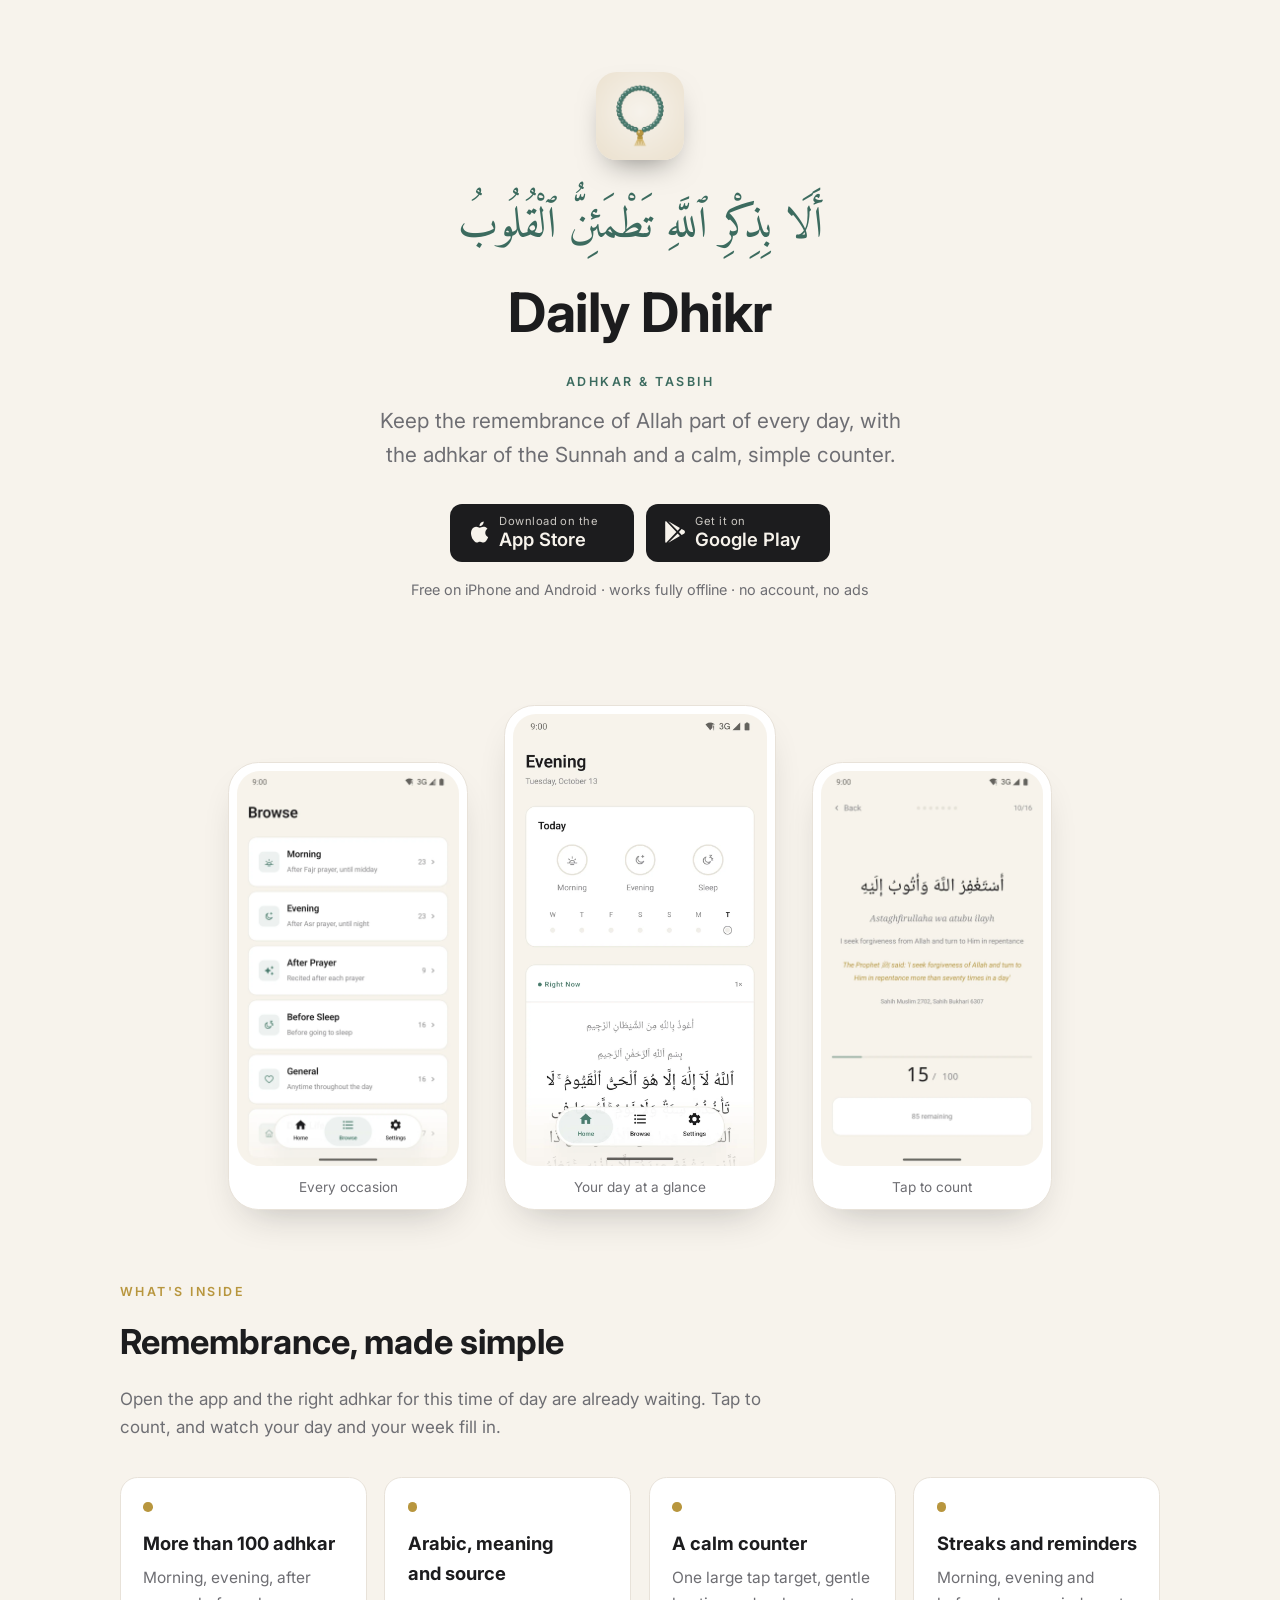
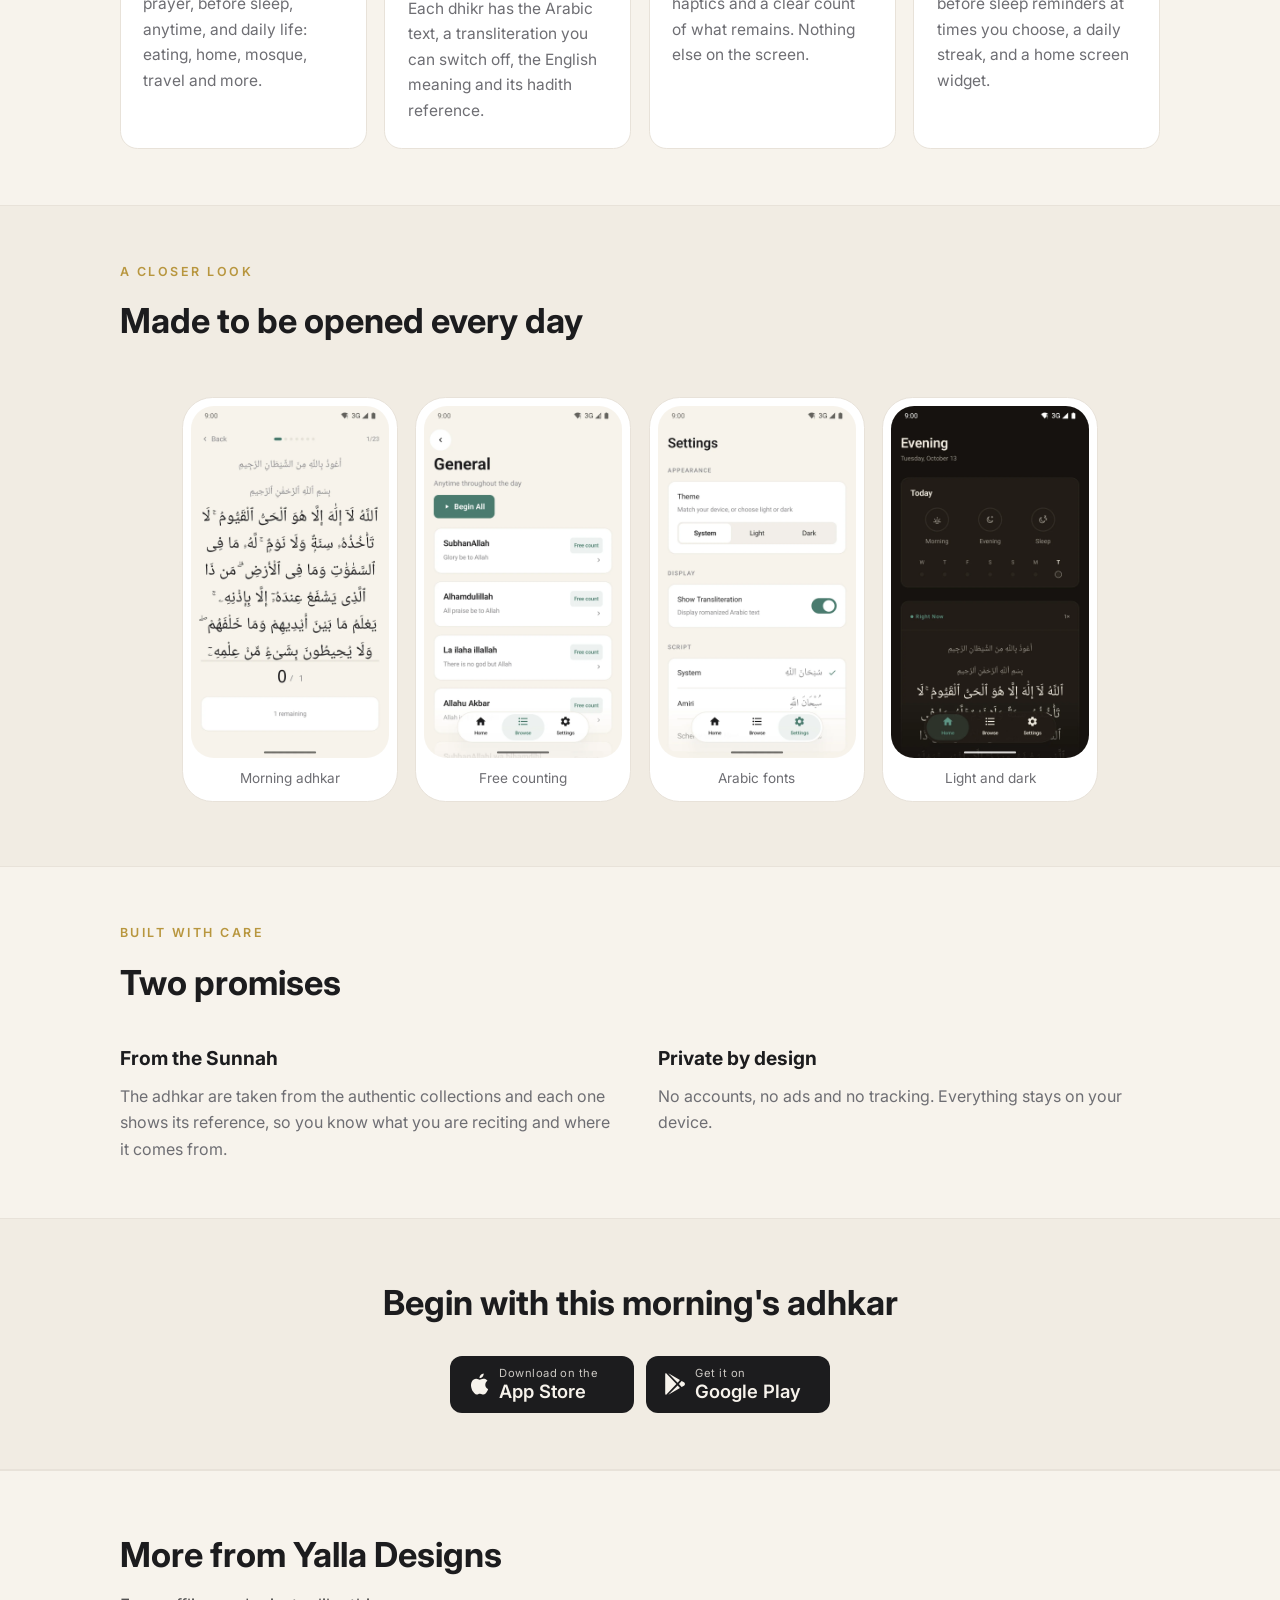
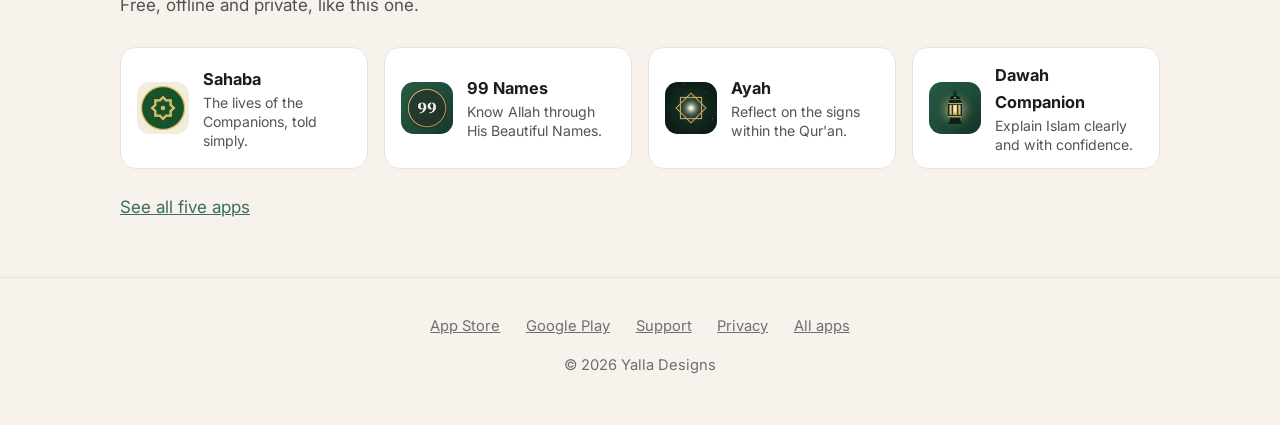
<file: index.html>
<!DOCTYPE html>
<html lang="en">
<head>
<meta charset="utf-8">
<meta name="viewport" content="width=device-width, initial-scale=1">
<title>Daily Dhikr: Adhkar &amp; Tasbih</title>
<meta name="description" content="Morning and evening adhkar, a tap to count tasbih, gentle reminders and a daily streak. Fully offline, no ads, no tracking.">
<meta name="theme-color" content="#4A7C6F">
<link rel="canonical" href="https://ahussein17-aa.github.io/daily-dhikr-site/">
<meta property="og:type" content="website">
<meta property="og:title" content="Daily Dhikr: Adhkar &amp; Tasbih">
<meta property="og:description" content="Morning, evening and sleep adhkar, with a daily streak.">
<meta property="og:url" content="https://ahussein17-aa.github.io/daily-dhikr-site/">
<meta property="og:image" content="https://ahussein17-aa.github.io/daily-dhikr-site/icons/dailydhikr.png">
<link rel="icon" href="icons/dailydhikr.png">
<link rel="stylesheet" href="https://fonts.googleapis.com/css2?family=Inter:wght@400;500;600;700&family=Amiri:wght@400;700&display=swap">
<style>
  :root { --bg:#F7F3EC;--ink:#1C1C1E;--soft:#6E6E73;--card:#FFFFFF;--line:#E8E2D9;--band:#F1ECE3;--accent:#3C6B5F;--gold:#B8963E;--hero-bg:#F7F3EC;--hero-ink:#1C1C1E;--hero-soft:#6E6E73;--hero-accent:#3C6B5F;--shadow:0 18px 40px -20px rgba(28,28,30,.3);--yd-badge-bg:#1C1C1E;--yd-badge-fg:#F7F3EC;--yd-line:#E8E2D9;--yd-card:#FFFFFF; --head:Inter, -apple-system, "Segoe UI", sans-serif; --head-weight:700; --body:Inter, -apple-system, "Segoe UI", sans-serif; }
  @media (prefers-color-scheme: dark) { :root { --bg:#15120E;--ink:#F0EADD;--soft:#9C948A;--card:#211C16;--line:#332E26;--band:#1A1611;--accent:#7FB3A4;--gold:#D0A94F;--hero-bg:#15120E;--hero-ink:#F0EADD;--hero-soft:#9C948A;--hero-accent:#7FB3A4;--shadow:0 18px 40px -18px rgba(0,0,0,.7);--yd-badge-bg:#F0EADD;--yd-badge-fg:#15120E;--yd-line:#332E26;--yd-card:#211C16; } }
  .hero {  }

  * { box-sizing: border-box; }
  body { margin: 0; background: var(--bg); color: var(--ink); font-family: var(--body); font-size: 1.0625rem; line-height: 1.65; -webkit-font-smoothing: antialiased; }
  h1, h2, h3 { font-family: var(--head); font-weight: var(--head-weight); text-wrap: balance; margin: 0; }
  p { margin: 0; }
  a { color: var(--accent); }
  .wrap { max-width: 68rem; margin: 0 auto; padding: 0 1.5rem; }

  .hero { padding: 4.5rem 0 3.5rem; text-align: center; background: var(--hero-bg); color: var(--hero-ink); }
  .hero .icon { width: 5.5rem; height: 5.5rem; border-radius: 1.3rem; box-shadow: 0 14px 30px -14px rgba(0,0,0,0.5); margin-bottom: 1.5rem; }
  .hero .arabic { font-family: Amiri, serif; font-size: clamp(1.9rem, 5vw, 2.7rem); line-height: 1.6; color: var(--hero-accent); margin-bottom: 0.4rem; }
  .hero h1 { font-size: clamp(2.2rem, 5.5vw, 3.4rem); letter-spacing: -0.01em; margin-bottom: 0.9rem; }
  .hero .tagline { font-size: clamp(1.1rem, 2.2vw, 1.3rem); color: var(--hero-soft); max-width: 34rem; margin: 0 auto 2rem; }
  .hero .note { font-size: 0.9rem; color: var(--hero-soft); margin-top: 1rem; }

  .screens { display: flex; justify-content: center; align-items: flex-end; gap: clamp(0.9rem, 3vw, 2.25rem); padding: 3rem 1.5rem 1rem; flex-wrap: wrap; }
  figure.phone { margin: 0; border: 1px solid var(--line); border-radius: 1.9rem; padding: 0.5rem; background: var(--card); box-shadow: var(--shadow); width: min(15rem, 76vw); }
  figure.phone.tall { width: min(17rem, 82vw); }
  .phone img { display: block; width: 100%; height: auto; border-radius: 1.45rem; }
  .phone figcaption { text-align: center; font-size: 0.85rem; color: var(--soft); padding: 0.6rem 0 0.2rem; }
  @media (max-width: 40rem) {
    .screens { flex-wrap: nowrap; overflow-x: auto; justify-content: flex-start; align-items: flex-start; scroll-snap-type: x mandatory; padding-bottom: 1.5rem; }
    .screens figure.phone, .screens figure.phone.tall { flex: none; width: 64vw; scroll-snap-align: center; }
  }

  .section { padding: 3.5rem 0; }
  .eyebrow { font-size: 0.78rem; letter-spacing: 0.2em; text-transform: uppercase; color: var(--gold); font-weight: 600; margin-bottom: 0.7rem; }
  .section h2, .yd-more h2 { font-size: clamp(1.6rem, 3.4vw, 2.15rem); margin-bottom: 0.9rem; }
  .lede { color: var(--soft); max-width: 42rem; }
  .features { display: grid; grid-template-columns: repeat(auto-fit, minmax(14rem, 1fr)); gap: 1.1rem; margin-top: 2.25rem; }
  .feature { background: var(--card); border: 1px solid var(--line); border-radius: 1.1rem; padding: 1.5rem 1.4rem; }
  .feature h3 { font-size: 1.15rem; margin-bottom: 0.45rem; }
  .feature p { font-size: 0.97rem; color: var(--soft); }
  .feature .dot { width: 0.6rem; height: 0.6rem; border-radius: 50%; background: var(--gold); margin-bottom: 1rem; }

  .band { background: var(--band); border-top: 1px solid var(--line); border-bottom: 1px solid var(--line); }
  .strip { display: flex; gap: 1.1rem; overflow-x: auto; padding: 2rem 1.5rem 0.5rem; scroll-snap-type: x mandatory; }
  .strip figure.phone { flex: none; scroll-snap-align: center; width: min(13.5rem, 62vw); box-shadow: none; }
  @media (min-width: 60rem) { .strip { justify-content: center; } }

  .promise { display: grid; grid-template-columns: repeat(auto-fit, minmax(17rem, 1fr)); gap: 2.25rem; margin-top: 2rem; }
  .promise h3 { font-size: 1.2rem; margin-bottom: 0.5rem; }
  .promise p { color: var(--soft); font-size: 1rem; }

  .cta { text-align: center; }
  .cta h2 { margin-bottom: 1.5rem; }

  footer { border-top: 1px solid var(--line); padding: 2.25rem 0 3rem; text-align: center; color: var(--soft); font-size: 0.92rem; }
  footer .links { display: flex; flex-wrap: wrap; justify-content: center; gap: 0.5rem 1.6rem; margin-bottom: 0.9rem; }
  footer a { color: var(--soft); }

  .yd-badges { display: flex; flex-wrap: wrap; justify-content: center; gap: 0.75rem; }
  .yd-badge {
    display: inline-flex; align-items: center; gap: 0.65rem; min-width: 11.5rem;
    background: var(--yd-badge-bg, #1c1c1e); color: var(--yd-badge-fg, #fff);
    border: 1px solid var(--yd-badge-border, transparent);
    border-radius: 0.75rem; padding: 0.6rem 1.25rem 0.65rem 1rem;
    text-decoration: none; transition: transform 0.15s ease;
  }
  a.yd-badge:hover { transform: translateY(-2px); }
  .yd-badge svg { flex: none; }
  .yd-lines { text-align: left; line-height: 1.2; }
  .yd-small { display: block; font-size: 0.7rem; letter-spacing: 0.04em; opacity: 0.8; }
  .yd-big { display: block; font-size: 1.15rem; font-weight: 600; }
  .yd-soon { background: transparent; color: var(--yd-soon-fg, currentColor); border: 1px dashed var(--yd-soon-border, currentColor); opacity: 0.7; }
  @media (prefers-reduced-motion: reduce) { .yd-badge { transition: none; } }

  .yd-more { padding: 3.5rem 0; border-top: 1px solid var(--yd-line, rgba(128,128,128,0.25)); }
  .yd-more .yd-wrap { max-width: 68rem; margin: 0 auto; padding: 0 1.5rem; }
  .yd-more h2 { margin: 0 0 0.4rem; }
  .yd-more .yd-sub { margin: 0 0 1.75rem; opacity: 0.75; }
  .yd-grid { display: grid; grid-template-columns: repeat(auto-fit, minmax(15rem, 1fr)); gap: 1rem; }
  .yd-app {
    display: flex; align-items: center; gap: 0.9rem; padding: 0.9rem 1rem;
    border: 1px solid var(--yd-line, rgba(128,128,128,0.25)); border-radius: 1rem;
    background: var(--yd-card, transparent); color: inherit; text-decoration: none;
  }
  .yd-app:hover { border-color: currentColor; }
  .yd-app img { width: 3.25rem; height: 3.25rem; border-radius: 0.8rem; flex: none; }
  .yd-app b { display: block; font-size: 1.02rem; }
  .yd-app span { display: block; font-size: 0.88rem; opacity: 0.75; line-height: 1.35; }
  .yd-all { display: inline-block; margin-top: 1.5rem; }

</style>
</head>
<body>

<header class="hero">
  <div class="wrap">
    <img class="icon" src="icons/dailydhikr.png" alt="Daily Dhikr app icon" width="88" height="88">
    <p class="arabic" lang="ar" dir="rtl">أَلَا بِذِكْرِ ٱللَّهِ تَطْمَئِنُّ ٱلْقُلُوبُ</p>
    <h1>Daily Dhikr</h1>
    <p class="eyebrow" style="color:var(--hero-accent)">Adhkar &amp; Tasbih</p>
    <p class="tagline">Keep the remembrance of Allah part of every day, with the adhkar of the Sunnah and a calm, simple counter.</p>
    <div class="yd-badges"><a class="yd-badge" href="https://apps.apple.com/app/id6817398522"><svg width="22" height="26" viewBox="0 0 26 30" fill="currentColor" aria-hidden="true"><path d="M21.6 15.9c0-3.1 2.5-4.6 2.6-4.7-1.4-2.1-3.7-2.4-4.5-2.4-1.9-.2-3.7 1.1-4.7 1.1-1 0-2.5-1.1-4.1-1.1-2.1 0-4 1.2-5.1 3.1-2.2 3.8-.6 9.3 1.6 12.4 1 1.5 2.3 3.1 3.9 3.1 1.6-.1 2.2-1 4.1-1 1.9 0 2.4 1 4.1 1 1.7 0 2.8-1.5 3.8-3 1.2-1.7 1.7-3.4 1.7-3.5-.1 0-3.4-1.3-3.4-5zM18.4 6.3c.9-1 1.4-2.4 1.3-3.8-1.2.1-2.7.8-3.6 1.8-.8.9-1.5 2.3-1.3 3.7 1.4.1 2.7-.7 3.6-1.7z"/></svg><span class="yd-lines"><span class="yd-small">Download on the</span><span class="yd-big">App Store</span></span></a><a class="yd-badge" href="https://play.google.com/store/apps/details?id=com.yalladesigns.dailydhikr"><svg width="22" height="24" viewBox="0 0 24 26" fill="currentColor" aria-hidden="true"><path d="M3.2 1.1c-.5.3-.8.9-.8 1.600v20.600c0 .7.3 1.300.8 1.600L14.600 13 3.200 1.100zM16 11.500 5.800 1.300l12.700 7.300L16 11.500zM16 14.500l2.500 2.900L5.800 24.700 16 14.500zM20.300 9.700l2.600 1.500c1.400.8 1.400 2.800 0 3.600l-2.600 1.500L17.400 13l2.900-3.300z"/></svg><span class="yd-lines"><span class="yd-small">Get it on</span><span class="yd-big">Google Play</span></span></a></div>
    <p class="note">Free on iPhone and Android · works fully offline · no account, no ads</p>
  </div>
</header>

<section class="screens" aria-label="App screenshots"><figure class="phone"><img src="shots/03-browse.webp" alt="Every occasion" width="480" height="853" loading="lazy"><figcaption>Every occasion</figcaption></figure><figure class="phone tall"><img src="shots/01-home.webp" alt="Your day at a glance" width="480" height="853" loading="lazy"><figcaption>Your day at a glance</figcaption></figure><figure class="phone"><img src="shots/02-counter.webp" alt="Tap to count" width="480" height="853" loading="lazy"><figcaption>Tap to count</figcaption></figure></section>

<section class="section">
  <div class="wrap">
    <p class="eyebrow">What&#x27;s inside</p>
    <h2>Remembrance, made simple</h2>
    <p class="lede">Open the app and the right adhkar for this time of day are already waiting. Tap to count, and watch your day and your week fill in.</p>
    <div class="features"><div class="feature"><div class="dot"></div><h3>More than 100 adhkar</h3><p>Morning, evening, after prayer, before sleep, anytime, and daily life: eating, home, mosque, travel and more.</p></div><div class="feature"><div class="dot"></div><h3>Arabic, meaning and source</h3><p>Each dhikr has the Arabic text, a transliteration you can switch off, the English meaning and its hadith reference.</p></div><div class="feature"><div class="dot"></div><h3>A calm counter</h3><p>One large tap target, gentle haptics and a clear count of what remains. Nothing else on the screen.</p></div><div class="feature"><div class="dot"></div><h3>Streaks and reminders</h3><p>Morning, evening and before sleep reminders at times you choose, a daily streak, and a home screen widget.</p></div></div>
  </div>
</section>

<section class="section band">
  <div class="wrap">
    <p class="eyebrow">A closer look</p>
    <h2>Made to be opened every day</h2>
  </div>
  <div class="strip" aria-label="More screenshots"><figure class="phone"><img src="shots/05-morning-adhkar.webp" alt="Morning adhkar" width="480" height="853" loading="lazy"><figcaption>Morning adhkar</figcaption></figure><figure class="phone"><img src="shots/04-category.webp" alt="Free counting" width="480" height="853" loading="lazy"><figcaption>Free counting</figcaption></figure><figure class="phone"><img src="shots/06-settings.webp" alt="Arabic fonts" width="480" height="853" loading="lazy"><figcaption>Arabic fonts</figcaption></figure><figure class="phone"><img src="shots/07-home-dark.webp" alt="Light and dark" width="480" height="853" loading="lazy"><figcaption>Light and dark</figcaption></figure></div>
</section>

<section class="section">
  <div class="wrap">
    <p class="eyebrow">Built with care</p>
    <h2>Two promises</h2>
    <div class="promise"><div><h3>From the Sunnah</h3><p>The adhkar are taken from the authentic collections and each one shows its reference, so you know what you are reciting and where it comes from.</p></div><div><h3>Private by design</h3><p>No accounts, no ads and no tracking. Everything stays on your device.</p></div></div>
  </div>
</section>

<section class="section band cta">
  <div class="wrap">
    <h2>Begin with this morning&#x27;s adhkar</h2>
    <div class="yd-badges"><a class="yd-badge" href="https://apps.apple.com/app/id6817398522"><svg width="22" height="26" viewBox="0 0 26 30" fill="currentColor" aria-hidden="true"><path d="M21.6 15.9c0-3.1 2.5-4.6 2.6-4.7-1.4-2.1-3.7-2.4-4.5-2.4-1.9-.2-3.7 1.1-4.7 1.1-1 0-2.5-1.1-4.1-1.1-2.1 0-4 1.2-5.1 3.1-2.2 3.8-.6 9.3 1.6 12.4 1 1.5 2.3 3.1 3.9 3.1 1.6-.1 2.2-1 4.1-1 1.9 0 2.4 1 4.1 1 1.7 0 2.8-1.5 3.8-3 1.2-1.7 1.7-3.4 1.7-3.5-.1 0-3.4-1.3-3.4-5zM18.4 6.3c.9-1 1.4-2.4 1.3-3.8-1.2.1-2.7.8-3.6 1.8-.8.9-1.5 2.3-1.3 3.7 1.4.1 2.7-.7 3.6-1.7z"/></svg><span class="yd-lines"><span class="yd-small">Download on the</span><span class="yd-big">App Store</span></span></a><a class="yd-badge" href="https://play.google.com/store/apps/details?id=com.yalladesigns.dailydhikr"><svg width="22" height="24" viewBox="0 0 24 26" fill="currentColor" aria-hidden="true"><path d="M3.2 1.1c-.5.3-.8.9-.8 1.600v20.600c0 .7.3 1.300.8 1.600L14.600 13 3.200 1.100zM16 11.500 5.800 1.300l12.700 7.300L16 11.500zM16 14.500l2.500 2.900L5.800 24.700 16 14.500zM20.300 9.700l2.600 1.500c1.400.8 1.400 2.800 0 3.600l-2.600 1.500L17.400 13l2.900-3.300z"/></svg><span class="yd-lines"><span class="yd-small">Get it on</span><span class="yd-big">Google Play</span></span></a></div>
  </div>
</section>

<section class="yd-more" id="more-apps"><div class="yd-wrap"><h2>More from Yalla Designs</h2><p class="yd-sub">Free, offline and private, like this one.</p><div class="yd-grid"><a class="yd-app" href="https://ahussein17-aa.github.io/sahaba-site/"><img src="icons/sahaba.png" alt="" width="52" height="52"><div><b>Sahaba</b><span>The lives of the Companions, told simply.</span></div></a><a class="yd-app" href="https://ahussein17-aa.github.io/99-names-pages/"><img src="icons/names99.png" alt="" width="52" height="52"><div><b>99 Names</b><span>Know Allah through His Beautiful Names.</span></div></a><a class="yd-app" href="https://ahussein17-aa.github.io/ayah-site/"><img src="icons/ayah.png" alt="" width="52" height="52"><div><b>Ayah</b><span>Reflect on the signs within the Qur&#x27;an.</span></div></a><a class="yd-app" href="https://ahussein17-aa.github.io/dawah-companion-site/"><img src="icons/dawah.png" alt="" width="52" height="52"><div><b>Dawah Companion</b><span>Explain Islam clearly and with confidence.</span></div></a></div><a class="yd-all" href="https://ahussein17-aa.github.io/apps/">See all five apps</a></div></section>

<footer>
  <div class="wrap">
    <div class="links"><a href="https://apps.apple.com/app/id6817398522">App Store</a><a href="https://play.google.com/store/apps/details?id=com.yalladesigns.dailydhikr">Google Play</a><a href="support.html">Support</a><a href="privacy.html">Privacy</a><a href="https://ahussein17-aa.github.io/apps/">All apps</a></div>
    <p>© 2026 Yalla Designs</p>
  </div>
</footer>

</body>
</html>
</file>
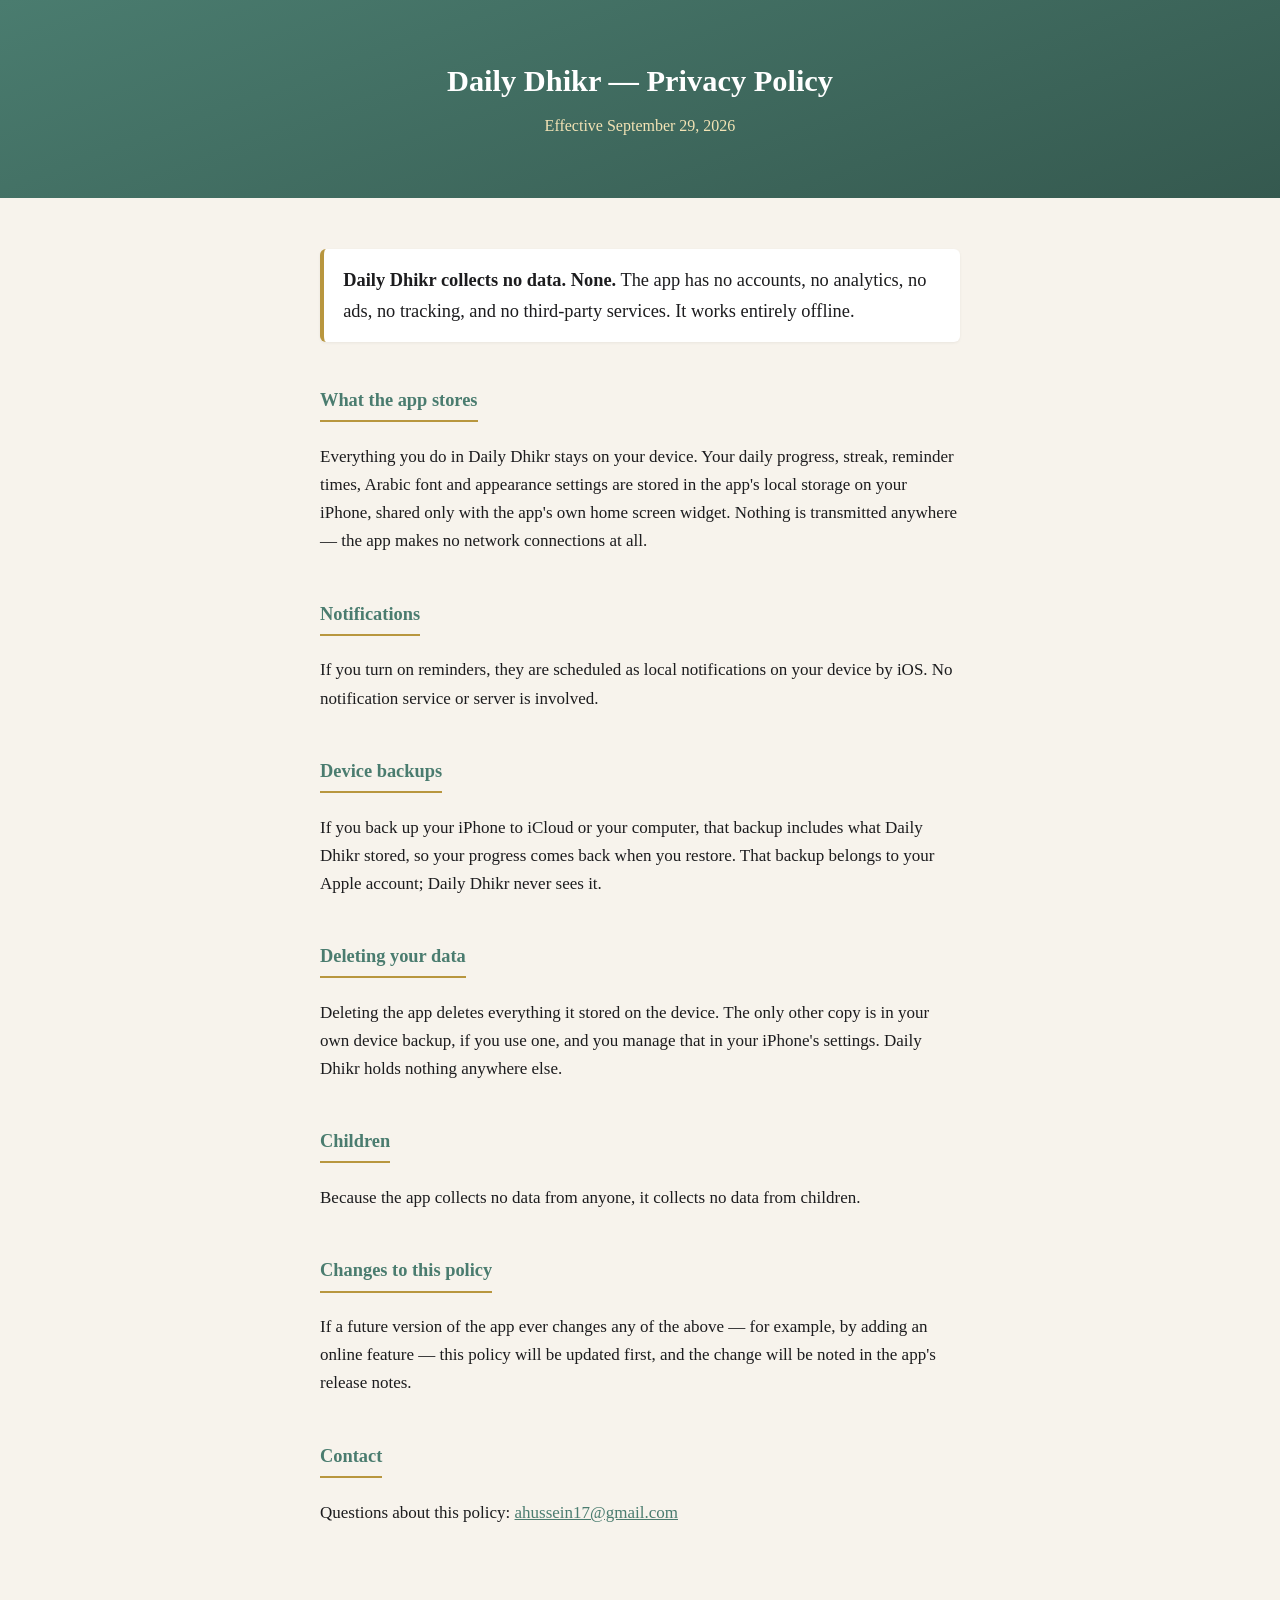
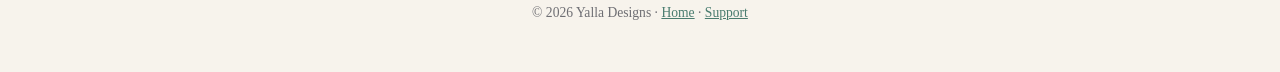
<file: privacy.html>
<!DOCTYPE html>
<html lang="en">
<head>
<meta charset="utf-8">
<meta name="viewport" content="width=device-width, initial-scale=1">
<title>Privacy Policy — Daily Dhikr</title>
<link rel="stylesheet" href="style.css">
</head>
<body>
<header>
  <h1>Daily Dhikr — Privacy Policy</h1>
  <p>Effective September 29, 2026</p>
</header>
<main>
  <p class="lede"><strong>Daily Dhikr collects no data. None.</strong> The app
  has no accounts, no analytics, no ads, no tracking, and no third-party
  services. It works entirely offline.</p>

  <h2>What the app stores</h2>
  <p>Everything you do in Daily Dhikr stays on your device. Your daily
  progress, streak, reminder times, Arabic font and appearance settings are
  stored in the app's local storage on your iPhone, shared only with the
  app's own home screen widget. Nothing is transmitted anywhere — the app
  makes no network connections at all.</p>

  <h2>Notifications</h2>
  <p>If you turn on reminders, they are scheduled as local notifications on
  your device by iOS. No notification service or server is involved.</p>

  <h2>Device backups</h2>
  <p>If you back up your iPhone to iCloud or your computer, that backup
  includes what Daily Dhikr stored, so your progress comes back when you
  restore. That backup belongs to your Apple account; Daily Dhikr never
  sees it.</p>

  <h2>Deleting your data</h2>
  <p>Deleting the app deletes everything it stored on the device. The only
  other copy is in your own device backup, if you use one, and you manage
  that in your iPhone's settings. Daily Dhikr holds nothing anywhere else.</p>

  <h2>Children</h2>
  <p>Because the app collects no data from anyone, it collects no data from
  children.</p>

  <h2>Changes to this policy</h2>
  <p>If a future version of the app ever changes any of the above — for
  example, by adding an online feature — this policy will be updated first,
  and the change will be noted in the app's release notes.</p>

  <h2>Contact</h2>
  <p>Questions about this policy: <a href="mailto:ahussein17@gmail.com">ahussein17@gmail.com</a></p>
</main>
<footer>© 2026 Yalla Designs · <a href="index.html">Home</a> · <a href="support.html">Support</a></footer>
</body>
</html>
</file>
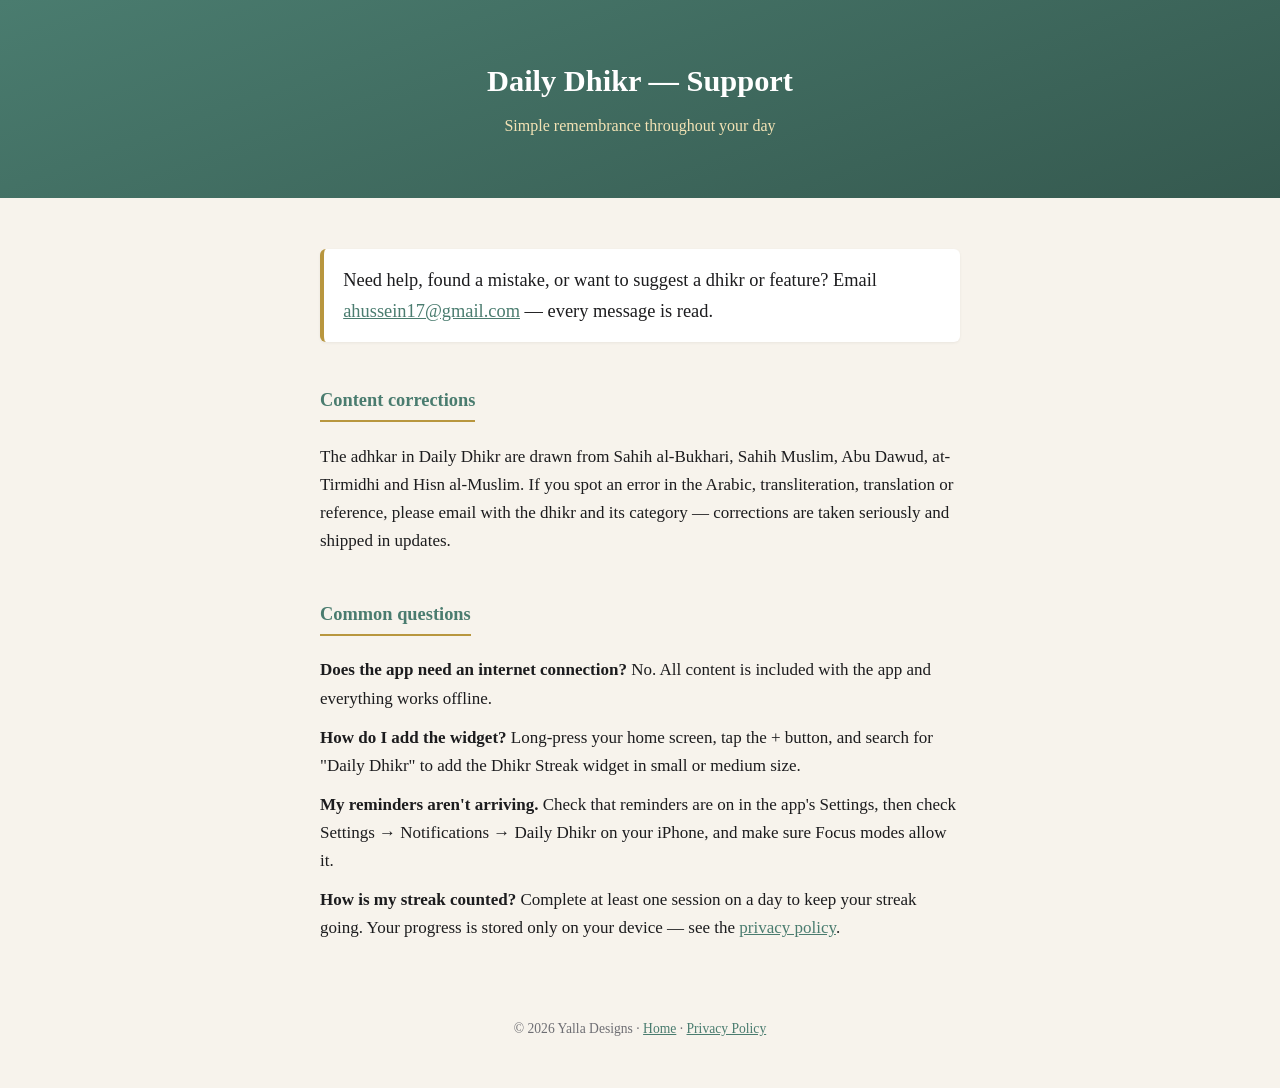
<file: support.html>
<!DOCTYPE html>
<html lang="en">
<head>
<meta charset="utf-8">
<meta name="viewport" content="width=device-width, initial-scale=1">
<title>Support — Daily Dhikr</title>
<link rel="stylesheet" href="style.css">
</head>
<body>
<header>
  <h1>Daily Dhikr — Support</h1>
  <p>Simple remembrance throughout your day</p>
</header>
<main>
  <p class="lede">Need help, found a mistake, or want to suggest a dhikr or
  feature? Email
  <a href="mailto:ahussein17@gmail.com">ahussein17@gmail.com</a> — every
  message is read.</p>

  <h2>Content corrections</h2>
  <p>The adhkar in Daily Dhikr are drawn from Sahih al-Bukhari, Sahih Muslim,
  Abu Dawud, at-Tirmidhi and Hisn al-Muslim. If you spot an error in the
  Arabic, transliteration, translation or reference, please email with the
  dhikr and its category — corrections are taken seriously and shipped in
  updates.</p>

  <h2>Common questions</h2>
  <p><strong>Does the app need an internet connection?</strong> No. All
  content is included with the app and everything works offline.</p>
  <p><strong>How do I add the widget?</strong> Long-press your home screen,
  tap the + button, and search for "Daily Dhikr" to add the Dhikr Streak
  widget in small or medium size.</p>
  <p><strong>My reminders aren't arriving.</strong> Check that reminders are
  on in the app's Settings, then check Settings → Notifications → Daily Dhikr
  on your iPhone, and make sure Focus modes allow it.</p>
  <p><strong>How is my streak counted?</strong> Complete at least one
  session on a day to keep your streak going. Your progress is stored only
  on your device — see the <a href="privacy.html">privacy policy</a>.</p>
</main>
<footer>© 2026 Yalla Designs · <a href="index.html">Home</a> · <a href="privacy.html">Privacy Policy</a></footer>
</body>
</html>
</file>
<file: style.css>
:root {
  --sage: #4A7C6F;
  --sage-deep: #35594F;
  --gold: #B8963E;
  --ink: #1C1C1E;
  --paper: #F7F3EC;
  --card: #FFFFFF;
  --muted: #6E6E73;
}
* { margin: 0; padding: 0; box-sizing: border-box; }
body {
  font: 17px/1.65 -apple-system, BlinkMacSystemFont, "Segoe UI", Georgia, serif;
  color: var(--ink);
  background: var(--paper);
}
header {
  background: linear-gradient(160deg, var(--sage) 0%, var(--sage-deep) 100%);
  color: #fff;
  padding: 3.5rem 1.5rem 3rem;
  text-align: center;
}
header h1 { font-size: 1.9rem; font-weight: 600; }
header p { color: #F3E3B5; margin-top: .4rem; font-size: 1rem; }
header .arabic { font-size: 1.6rem; color: #F3E3B5; margin-bottom: .6rem; }
main { max-width: 42rem; margin: 0 auto; padding: 2.5rem 1rem 4rem; }
h2 {
  font-size: 1.15rem;
  color: var(--sage);
  margin: 2rem 0 .6rem;
  padding-bottom: .3rem;
  border-bottom: 2px solid var(--gold);
  display: inline-block;
}
p { margin: .7rem 0; }
ul { margin: .7rem 0 .7rem 1.3rem; }
li { margin: .3rem 0; }
.lede {
  font-size: 1.15rem;
  background: var(--card);
  border-left: 4px solid var(--gold);
  padding: 1rem 1.2rem;
  border-radius: 6px;
  box-shadow: 0 1px 3px rgba(0,0,0,.06);
}
footer {
  text-align: center;
  color: var(--muted);
  font-size: .85rem;
  padding: 0 1.5rem 3rem;
}
a { color: var(--sage); }
@media (prefers-color-scheme: dark) {
  :root { --sage: #5E9485; --gold: #D0A94F; --ink: #F0EADD; --paper: #15120E; --card: #211C16; --muted: #9C948A; }
}
</file>
